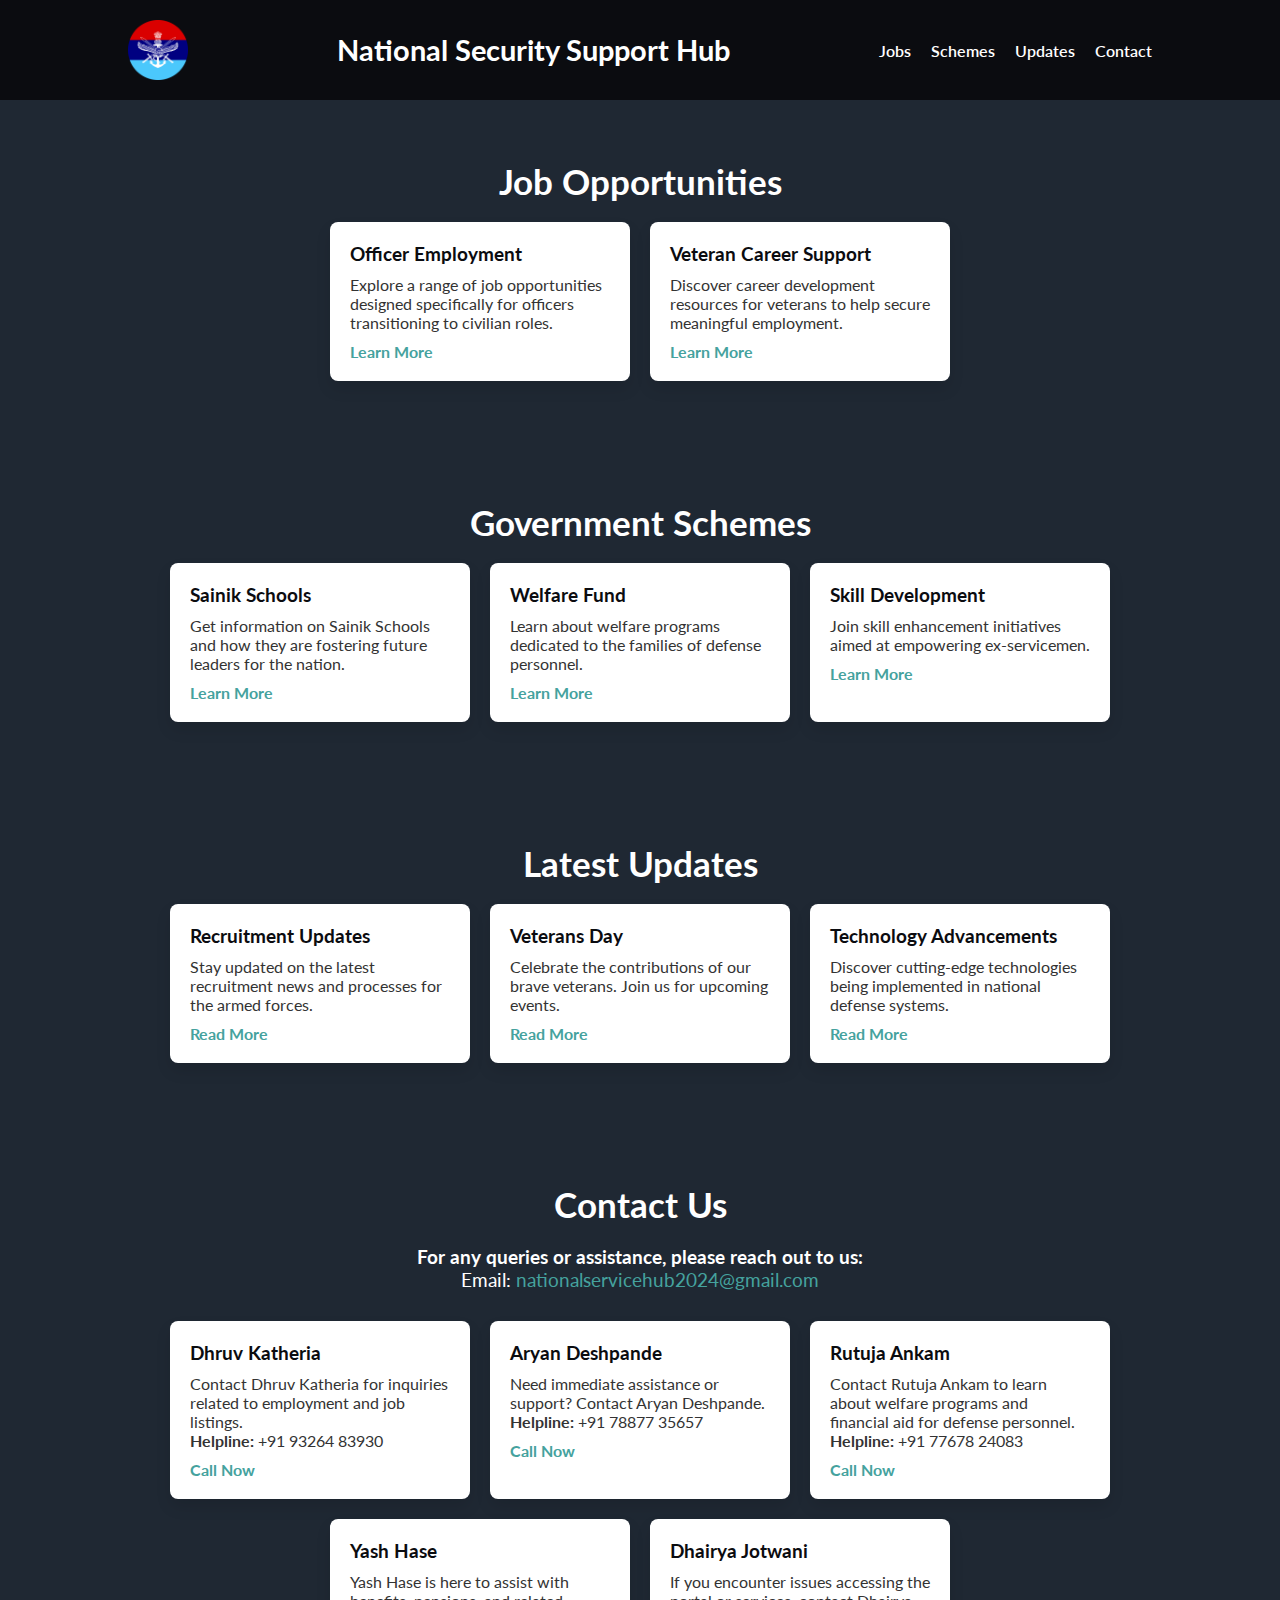
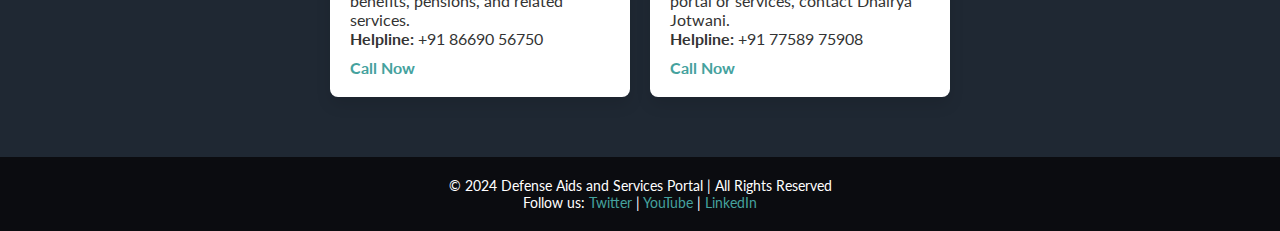
<file: welcome.html>
<!DOCTYPE html>
<html lang="en">
<head>
    <meta charset="UTF-8">
    <meta name="viewport" content="width=device-width, initial-scale=1.0">
    <meta name="description" content="Defense Aids and Services Portal with Job Opportunities, Government Schemes, and Latest Updates">
    <title>National Security Support and Services Hub</title>
    <link rel="preconnect" href="https://fonts.googleapis.com">
    <link rel="preconnect" href="https://fonts.gstatic.com" crossorigin>
    <link href="https://fonts.googleapis.com/css2?family=Lato:wght@300;400;700&display=swap" rel="stylesheet">
    <style>
        /* General Reset */
        * {
            margin: 0;
            padding: 0;
            box-sizing: border-box;
        }

        body {
            font-family: 'Lato', sans-serif;
            background-color: #f4f4f4;
            color: #333;
        }

        /* Header Styling */
        header {
            display: flex;
            align-items: center;
            justify-content: space-between;
            padding: 20px 10%;
            background-color: #0b0c10;
            color: #fff;
        }

        header img {
            height: 60px;
            width: auto;
        }

        header h1 {
            font-size: 1.8rem;
            font-weight: 700;
        }

        nav {
            display: flex;
            gap: 20px;
        }

        nav a {
            text-decoration: none;
            color: white;
            font-size: 1rem;
            font-weight: 600;
            transition: color 0.3s ease-in-out;
        }

        nav a:hover {
            color: #45a29e;
        }

        /* Hero Section */
        section {
            text-align: center;
            padding: 60px 10%;
            background-color: #1f2833;
            color: white;
        }

        section h2 {
            font-size: 2.2rem;
            margin-bottom: 20px;
        }

        .card-container {
            display: flex;
            justify-content: center;
            gap: 20px;
            flex-wrap: wrap;
        }

        .card {
            background: white;
            border-radius: 8px;
            padding: 20px;
            box-shadow: 0 8px 15px rgba(0, 0, 0, 0.1);
            max-width: 300px;
            text-align: left;
        }

        .card h3 {
            margin-bottom: 10px;
            font-size: 1.2rem;
            color: #0b0c10;
        }

        .card p {
            font-size: 1rem;
            color: #333;
        }

        .card a {
            display: inline-block;
            margin-top: 10px;
            color: #45a29e;
            font-weight: bold;
            text-decoration: none;
        }

        .card a:hover {
            text-decoration: underline;
        }

        /* Footer */
        footer {
            background-color: #0b0c10;
            color: white;
            text-align: center;
            padding: 20px 0;
            font-size: 0.9rem;
        }

        footer a {
            color: #45a29e;
            text-decoration: none;
        }

        footer a:hover {
            text-decoration: underline;
        }

        /* Additional Styling for Contact Information */
        .contact-info {
            margin-bottom: 30px;
            font-size: 1.2rem;
            color: #ffffff;
        }

        .contact-info a {
            color: #45a29e;
            text-decoration: none;
        }

        .contact-info a:hover {
            text-decoration: underline;
        }
    </style>
</head>
<body>
    <header>
        <img src="Armed_forces_logo.svg.png" alt="Army Portal Logo">
        <h1>National Security Support Hub</h1>
        <nav>
            <a href="#job-opportunities">Jobs</a>
            <a href="#government-schemes">Schemes</a>
            <a href="#updates">Updates</a>
            <a href="#contact">Contact</a>
        </nav>
    </header>

    <section id="job-opportunities">
        <h2>Job Opportunities</h2>
        <div class="card-container">
            <div class="card">
                <h3>Officer Employment</h3>
                <p>Explore a range of job opportunities designed specifically for officers transitioning to civilian roles.</p>
                <a href="https://dgrindia.gov.in/Content2/job-assistance/job-for-officers">Learn More</a>
            </div>
            <div class="card">
                <h3>Veteran Career Support</h3>
                <p>Discover career development resources for veterans to help secure meaningful employment.</p>
                <a href="https://dgrindia.gov.in">Learn More</a>
            </div>
        </div>
    </section>

    <section id="government-schemes">
        <h2>Government Schemes</h2>
        <div class="card-container">
            <div class="card">
                <h3>Sainik Schools</h3>
                <p>Get information on Sainik Schools and how they are fostering future leaders for the nation.</p>
                <a href="https://sainikschoolsociety.in/schools">Learn More</a>
            </div>
            <div class="card">
                <h3>Welfare Fund</h3>
                <p>Learn about welfare programs dedicated to the families of defense personnel.</p>
                <a href="https://desw.gov.in/">Learn More</a>
            </div>
            <div class="card">
                <h3>Skill Development</h3>
                <p>Join skill enhancement initiatives aimed at empowering ex-servicemen.</p>
                <a href="https://www.msde.gov.in/">Learn More</a>
            </div>
        </div>
    </section>

    <section id="updates">
        <h2>Latest Updates</h2>
        <div class="card-container">
            <div class="card">
                <h3>Recruitment Updates</h3>
                <p>Stay updated on the latest recruitment news and processes for the armed forces.</p>
                <a href="https://joinindianarmy.nic.in/default.aspx">Read More</a>
            </div>
            <div class="card">
                <h3>Veterans Day</h3>
                <p>Celebrate the contributions of our brave veterans. Join us for upcoming events.</p>
                <a href="https://www.desw.gov.in">Read More</a>
            </div>
            <div class="card">
                <h3>Technology Advancements</h3>
                <p>Discover cutting-edge technologies being implemented in national defense systems.</p>
                <a href="https://thediplomat.com">Read More</a>
            </div>
        </div>
    </section>

    <section id="contact">
        <h2>Contact Us</h2>

        <!-- Email Information -->
        <div class="contact-info">
            <p><strong>For any queries or assistance, please reach out to us:</strong></p>
            <p>Email: <a href="mailto:nationalservicehub2024@gmail.com">nationalservicehub2024@gmail.com</a></p>
        </div>

        <div class="card-container">
            <div class="card">
                <h3>Dhruv Katheria</h3>
                <p>Contact Dhruv Katheria for inquiries related to employment and job listings.</p>
                <p><strong>Helpline:</strong> +91 93264 83930</p>
                <a href="tel:+919326483930">Call Now</a>
            </div>
            <div class="card">
                <h3>Aryan Deshpande</h3>
                <p>Need immediate assistance or support? Contact Aryan Deshpande.</p>
                <p><strong>Helpline:</strong> +91 78877 35657</p>
                <a href="tel:+917887735657">Call Now</a>
            </div>
            <div class="card">
                <h3>Rutuja Ankam</h3>
                <p>Contact Rutuja Ankam to learn about welfare programs and financial aid for defense personnel.</p>
                <p><strong>Helpline:</strong> +91 77678 24083</p>
                <a href="tel:+917767824083">Call Now</a>
            </div>
            <div class="card">
                <h3>Yash Hase</h3>
                <p>Yash Hase is here to assist with benefits, pensions, and related services.</p>
                <p><strong>Helpline:</strong> +91 86690 56750</p>
                <a href="tel:+918669056750">Call Now</a>
            </div>
            <div class="card">
                <h3>Dhairya Jotwani</h3>
                <p>If you encounter issues accessing the portal or services, contact Dhairya Jotwani.</p>
                <p><strong>Helpline:</strong> +91 77589 75908</p>
                <a href="tel:+917758975908">Call Now</a>
            </div>
        </div>
    </section>

    <footer>
        <p>© 2024 Defense Aids and Services Portal | All Rights Reserved</p>
        <p>
            Follow us:
            <a href="https://twitter.com/yourhandle" target="_blank">Twitter</a> |
            <a href="https://youtube.com/@admin-nationalsecurityhub" target="_blank">YouTube</a> |
            <a href="https://linkedin.com" target="_blank">LinkedIn</a>
        </p>
    </footer>
</body>
</html>
</file>
